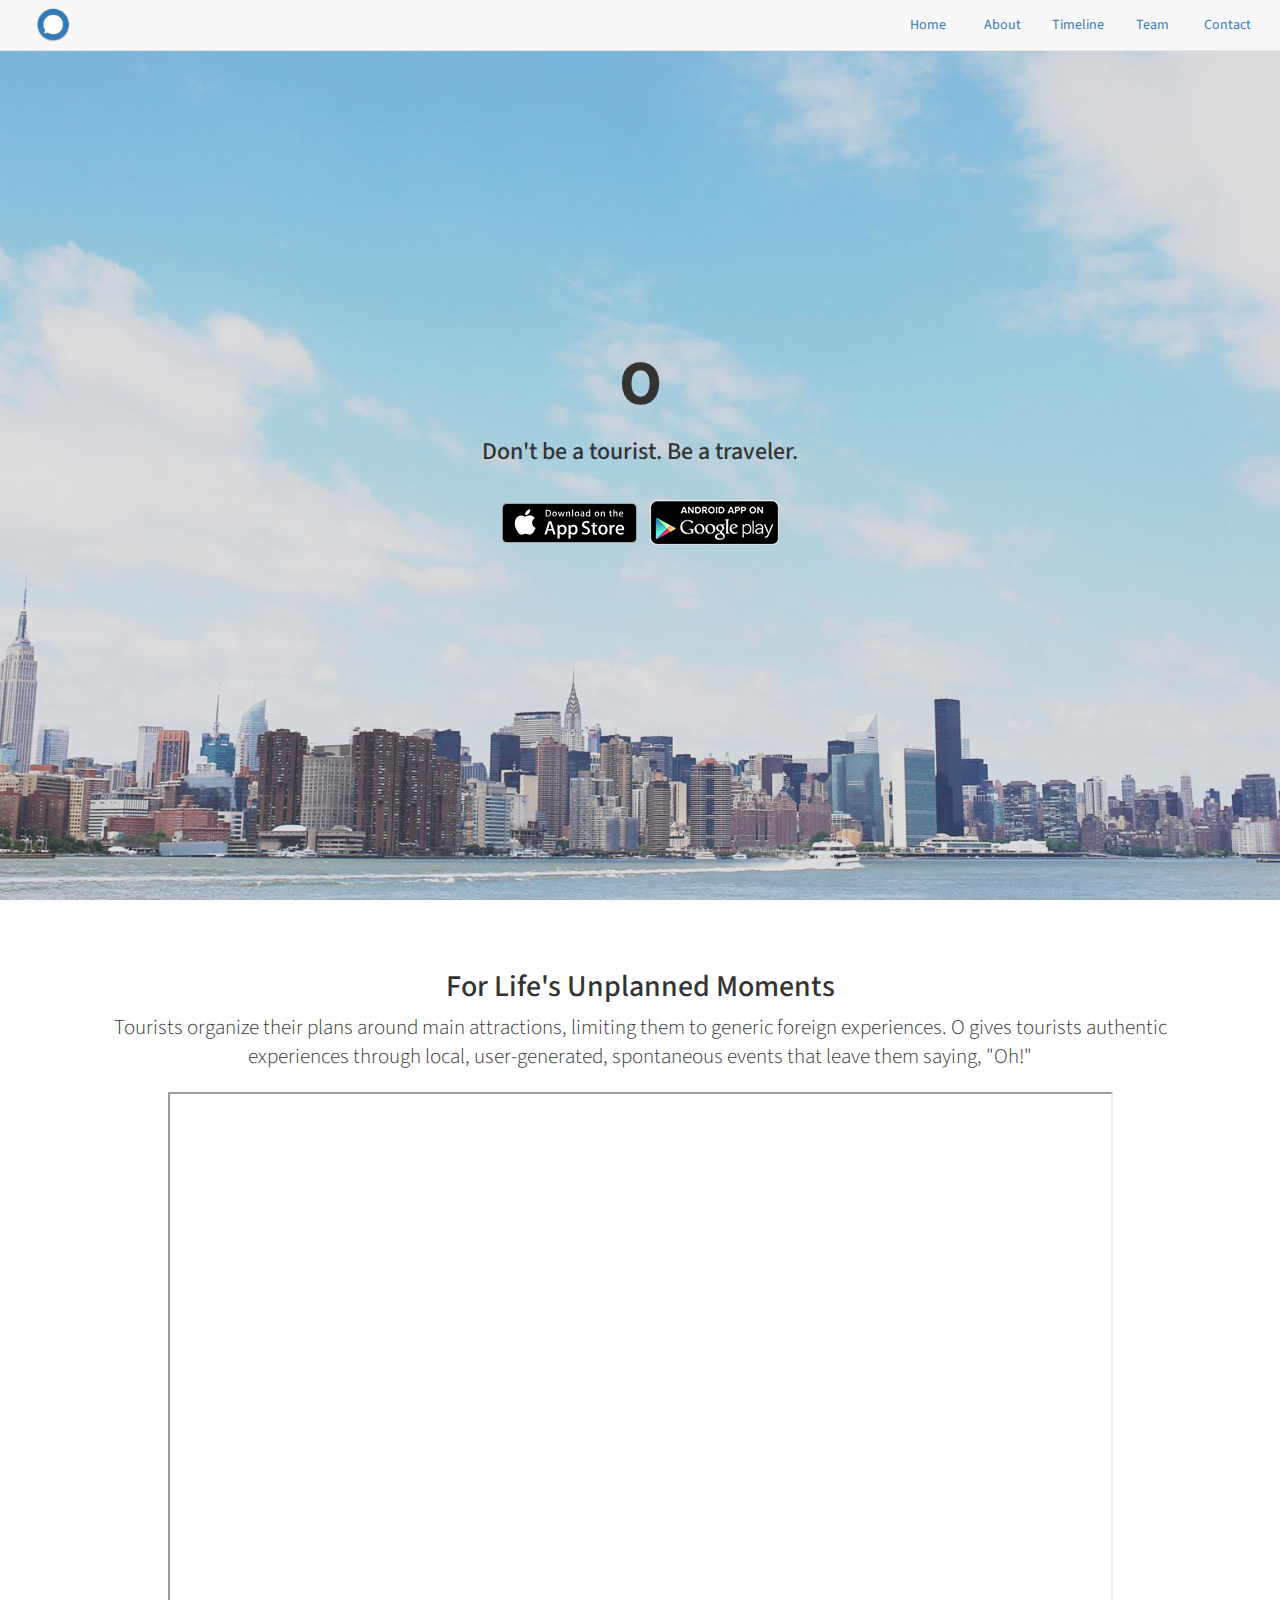
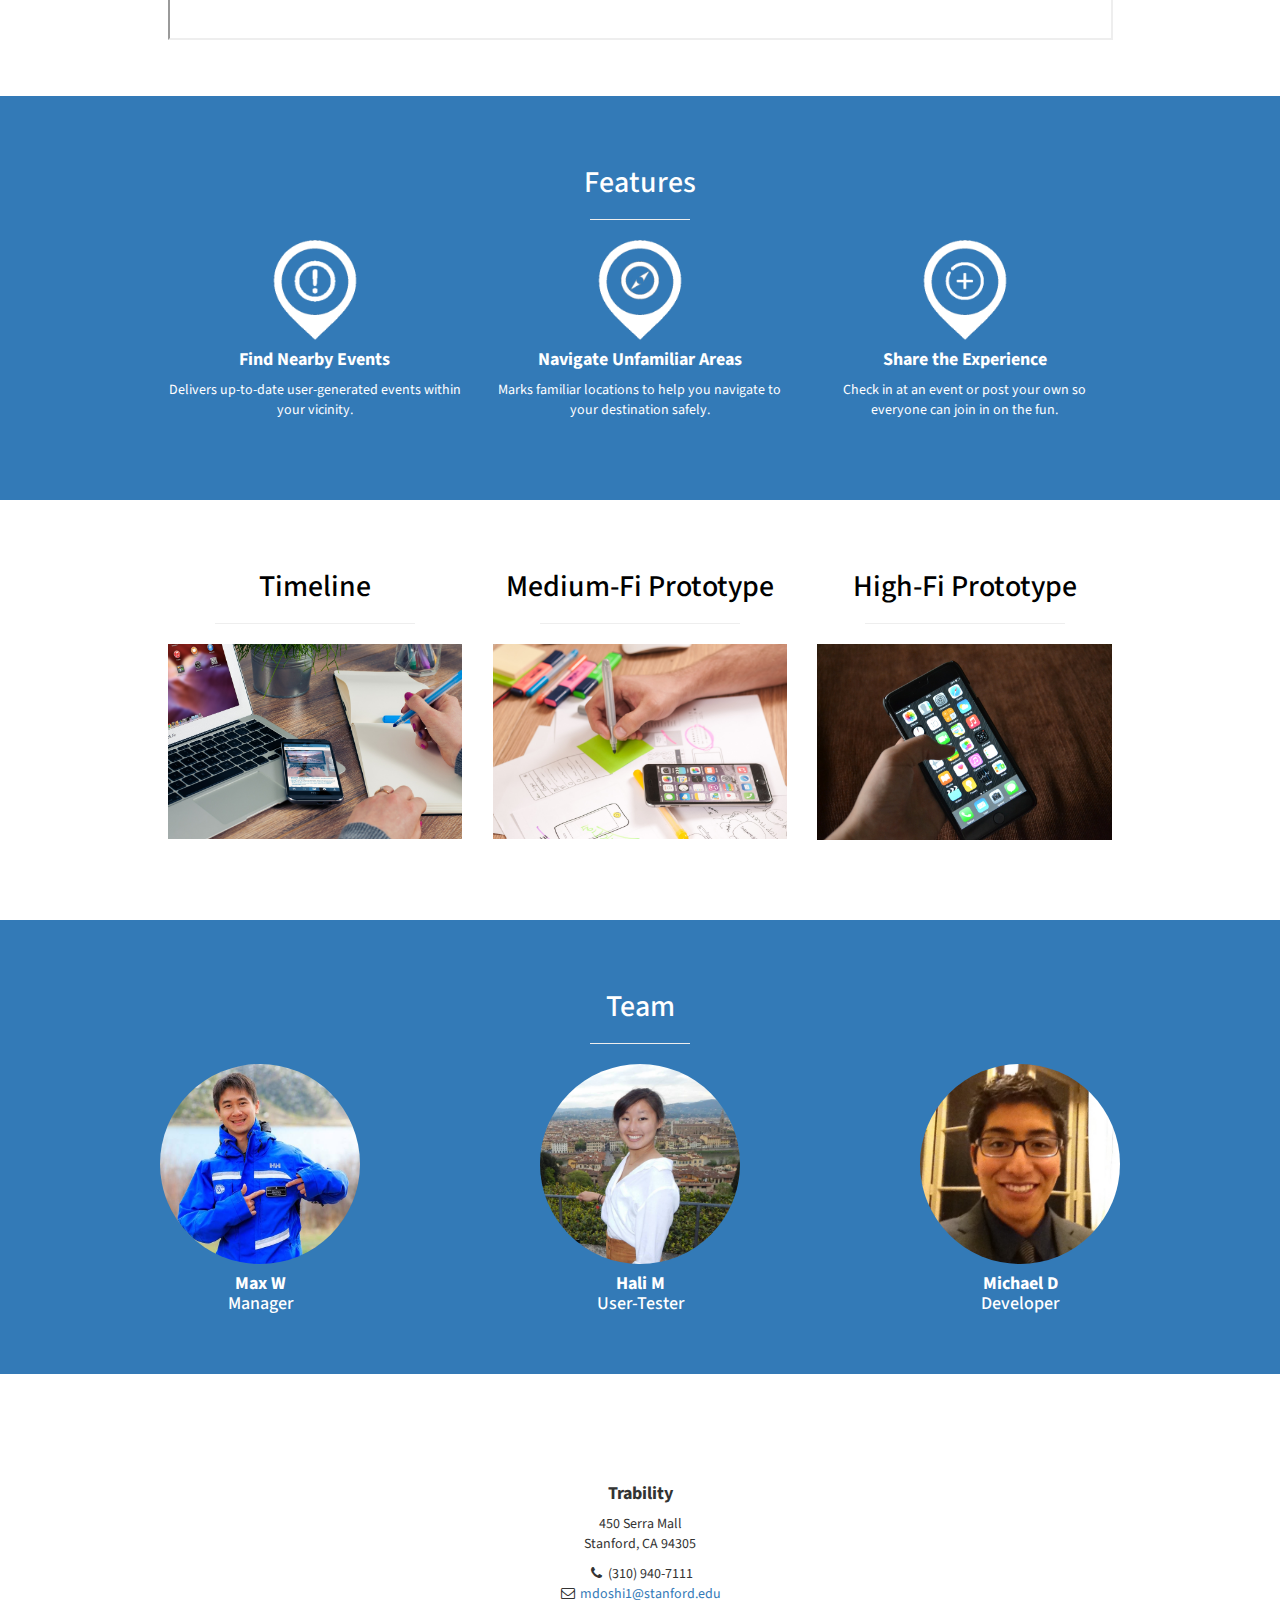
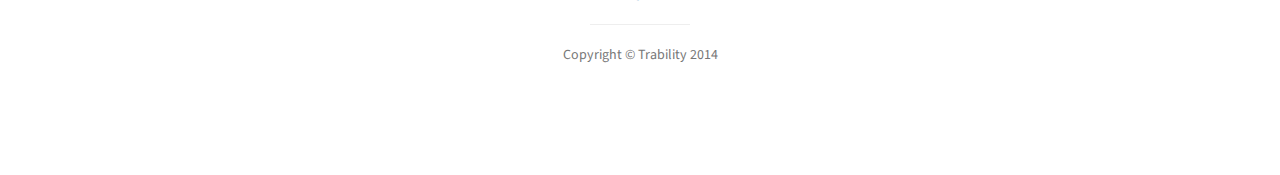
<file: index.html>
<!DOCTYPE html>
<html lang="en">

<head>

    <meta charset="utf-8">
    <meta http-equiv="X-UA-Compatible" content="IE=edge">
    <meta name="viewport" content="width=device-width, initial-scale=1">
    <meta name="description" content="">
    <meta name="author" content="">

    <title>O | Home</title>

    <!-- Bootstrap Core CSS -->
    <link href="css/bootstrap.min.css" rel="stylesheet">

    <!-- Custom CSS -->
    <link href="css/stylish-portfolio.css" rel="stylesheet">

    <!-- Custom Fonts -->
    <link href="font-awesome/css/font-awesome.min.css" rel="stylesheet" type="text/css">
    <link href="http://fonts.googleapis.com/css?family=Source+Sans+Pro:300,400,700,300italic,400italic,700italic" rel="stylesheet" type="text/css">

    <!-- HTML5 Shim and Respond.js IE8 support of HTML5 elements and media queries -->
    <!-- WARNING: Respond.js doesn't work if you view the page via file:// -->
    <!--[if lt IE 9]>
        <script src="https://oss.maxcdn.com/libs/html5shiv/3.7.0/html5shiv.js"></script>
        <script src="https://oss.maxcdn.com/libs/respond.js/1.4.2/respond.min.js"></script>
    <![endif]-->

</head>

<body>

    <!-- Navigation -->
    <nav class="navbar navbar-default navbar-fixed-top">
        <div class="container-fluid">
            <ul id="menu">
                <li><a href="#top"><img src="img/logo.png"></a></li>
                <li><a href="#contact">Contact</a></li>
                <li><a href="#team">Team</a></li>
                <li><a href="Timeline.html">Timeline</a></li>
                <li><a href="#about">About</a></li>
                <li><a href="#top">Home</a></li>
            </ul>
        </div>
    </nav>

    <!-- Header -->
    <header id="top" class="header">
        <div class="text-vertical-center">
            <h1>O</h1>
            <h3>Don't be a tourist. Be a traveler.</h3>
            <br>
            <img src="img/AppleAppStoreBadge.svg">
            <img src="img/AndroidAppStoreBadge.png">
        </div>
    </header>

    <!-- About -->
    <section id="about" class="about">
        <div class="container">
            <div class="row">
                <div class="col-lg-12 text-center">
                    <h2>For Life's Unplanned Moments</h2>
                    <p class="lead">Tourists organize their plans around main attractions, limiting them to generic foreign experiences. O gives tourists authentic experiences through local, user-generated, spontaneous events that leave them saying, "Oh!"</p>
                </div>
            </div>
            <div class="row">
                <div class="col-lg-10 col-lg-offset-1 text-center">
                    <iframe class="video "src="https://www.youtube.com/embed/2m_trlcfkZM"></iframe>
                </div> 
            </div>
            <!-- /.row -->
        </div>
        <!-- /.container -->
    </section>

    <!-- Services -->
    <!-- The circle icons use Font Awesome's stacked icon classes. For more information, visit http://fontawesome.io/examples/ -->
    <section id="services" class="services bg-primary">
        <div class="container">
            <div class="row text-center">
                <div class="col-lg-10 col-lg-offset-1">
                    <h2>Features</h2>
                    <hr class="small">
                    <div class="row">
                        <div class="col-sm-4">
                            <div class="service-item">
                                <!--<span class="fa-stack fa-4x">
                                <i class="fa fa-circle fa-stack-2x"></i>
                                <i class="fa fa-cloud fa-stack-1x text-primary"></i>-->
                                <img src="img/discover icon.png">
                            </span>
                                <h4>
                                    <strong>Find Nearby Events</strong>
                                </h4>
                                <p>Delivers up-to-date user-generated events within your vicinity.</p>
                                <!--<a href="javascript:;" class="btn btn-light">Learn More</a>-->
                            </div>
                        </div>
                        <div class="col-sm-4">
                            <div class="service-item">
                                <!--<span class="fa-stack fa-4x">
                                <i class="fa fa-circle fa-stack-2x"></i>
                                <i class="fa fa-compass fa-stack-1x text-primary"></i>-->
                                <img src="img/navigate icon.png">
                            </span>
                                <h4>
                                    <strong>Navigate Unfamiliar Areas</strong>
                                </h4>
                                <p>Marks familiar locations to help you navigate to your destination safely.</p>
                            </div>
                        </div>
                        <div class="col-sm-4">
                            <div class="service-item">
                                <!--<span class="fa-stack fa-4x">
                                <i class="fa fa-circle fa-stack-2x"></i>
                                <i class="fa fa-shield fa-stack-1x text-primary"></i>-->
                                <img src="img/share icon.png">
                            </span>
                                <h4>
                                    <strong>Share the Experience</strong>
                                </h4>
                                <p>Check in at an event or post your own so everyone can join in on the fun.</p>
                            </div>
                        </div>
                    </div>
                    <!-- /.row (nested) -->
                </div>
                <!-- /.col-lg-10 -->
            </div>
            <!-- /.row -->
        </div>
        <!-- /.container -->
    </section>

    <!-- Callout -->
    <!--<aside class="callout">
        <div class="text-vertical-center">
            <h1>Vertically Centered Text</h1>
        </div>
    </aside>-->

    <!-- Portfolio -->
    <section class="portfolio">
        <div class="container">
            <div class="row">
                <div class="col-lg-10 col-lg-offset-1 text-center">
                    <!--<h2>Recent Work</h2>
                    <hr class="small">-->
                    <div class="row">
                        <div class="col-md-4">
                            <h2><a class="link" href="Timeline.html">Timeline</a></h2>
                            <hr class="medium">
                            <div class="portfolio-item">
                                <a href="Timeline.html">
                                    <img class="img-portfolio img-responsive" src="img/design.jpg">
                                </a>
                            </div>
                        </div>
                        <div class="col-md-4">
                            <h2><a class="link" href="Timeline.html#Medium-Fi">Medium-Fi Prototype</a></h2>
                            <hr class="medium">
                            <div class="portfolio-item">
                                <a href="Timeline.html#Medium-Fi">
                                    <img class="img-portfolio img-responsive" src="img/medium_fi.jpg">
                                </a>
                            </div>
                        </div>
                        <div class="col-md-4">
                            <h2><a class="link" href="Timeline.html#High-Fi">High-Fi Prototype</a></h2>
                            <hr class="medium">
                            <div class="portfolio-item">
                                <a href="Timeline.html#High-Fi">
                                    <img class="img-portfolio img-responsive" src="img/high_fi.jpg">
                                </a>
                            </div>
                        </div>
                    </div>
                    <!-- /.row (nested) -->
                </div>
                <!-- /.col-lg-10 -->
            </div>
            <!-- /.row -->
        </div>
        <!-- /.container -->
    </section>

    <!-- Call to Action -->
    <aside id="team" class="call-to-action bg-primary">
        <div class="container">
            <div class="row">
                <div class="col-lg-12 text-center">
                    <h2>Team</h2>
                    <hr class="small">
                    <div class="col-sm-4">
                        <img class="img-circle" src="img/max_wang.jpg">
                        <h4><strong>Max W</strong><br>Manager</h4>
                    </div>
                    <div class="col-sm-4">
                        <img class="img-circle" src="img/hali_mo.jpg">
                        <h4><strong>Hali M</strong><br>User-Tester</h4>
                    </div>
                    <div class="col-sm-4">
                        <img class="img-circle" src="img/michael_doshi.jpg">
                        <h4><strong>Michael D</strong><br>Developer</h4>
                    </div>
                </div>
                <!-- ./col-lg-12 -->
            </div>
            <!-- ./row -->
        </div>
        <!-- ./container -->
    </aside>

    <!-- Footer -->
    <footer id="contact">
        <div class="container">
            <div class="row">
                <div class="col-lg-10 col-lg-offset-1 text-center">
                    <h4><strong>Trability</strong>
                    </h4>
                    <p>450 Serra Mall<br>Stanford, CA 94305</p>
                    <ul class="list-unstyled">
                        <li><i class="fa fa-phone fa-fw"></i> (310) 940-7111</li>
                        <li><i class="fa fa-envelope-o fa-fw"></i>  <a href="mailto:mdoshi1@stanford.edu">mdoshi1@stanford.edu</a>
                        </li>
                    </ul>
                    <hr class="small">
                    <p class="text-muted">Copyright &copy; Trability 2014</p>
                </div>
            </div>
        </div>
    </footer>

    <!-- jQuery -->
    <script src="js/jquery.js"></script>

    <!-- Bootstrap Core JavaScript -->
    <script src="js/bootstrap.min.js"></script>

    <!-- Custom Theme JavaScript -->
    <script>

    // Scrolls to the selected menu item on the page
    $(function() {
        $('a[href*=#]:not([href=#])').click(function() {
            if (location.pathname.replace(/^\//, '') == this.pathname.replace(/^\//, '') || location.hostname == this.hostname) {

                var target = $(this.hash);
                target = target.length ? target : $('[name=' + this.hash.slice(1) + ']');
                if (target.length) {
                    $('html,body').animate({
                        scrollTop: target.offset().top
                    }, 1000);
                    return false;
                }
            }
        });
    });
    </script>

</body>

</html>
</file>
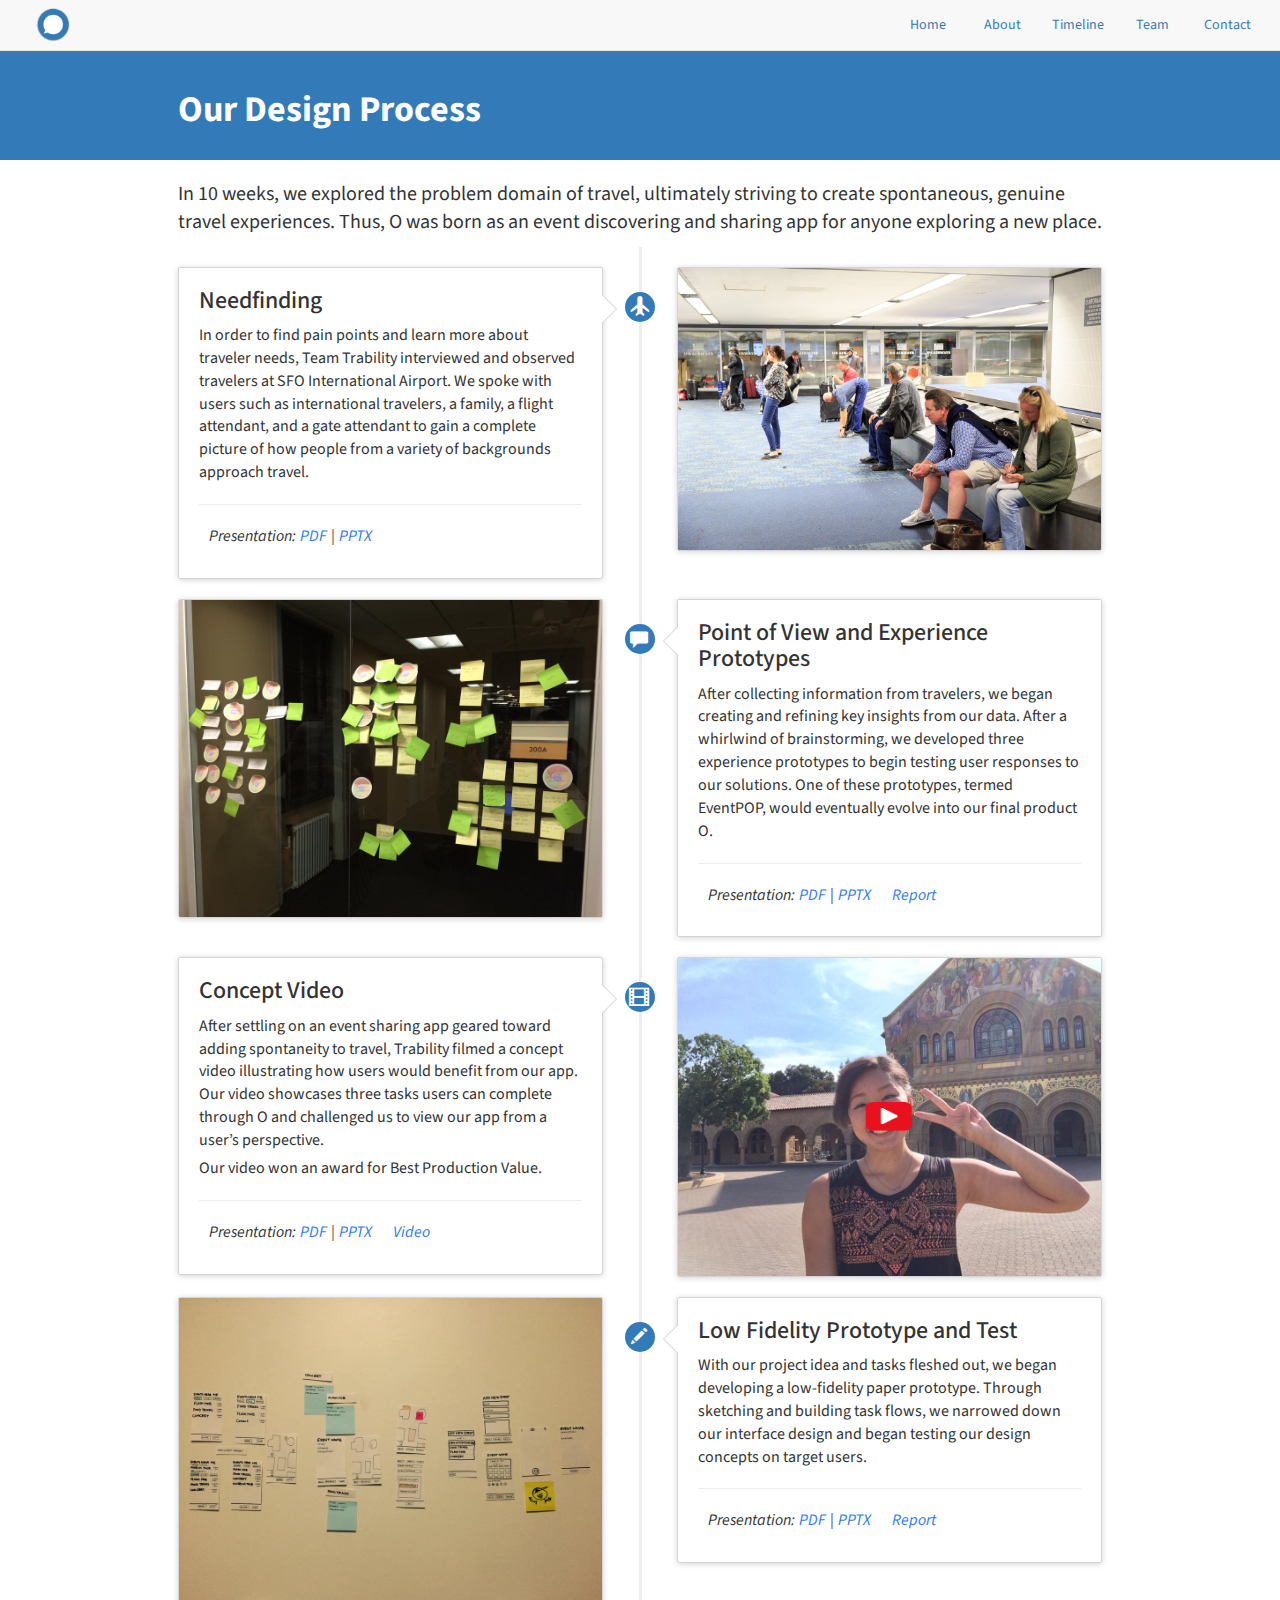
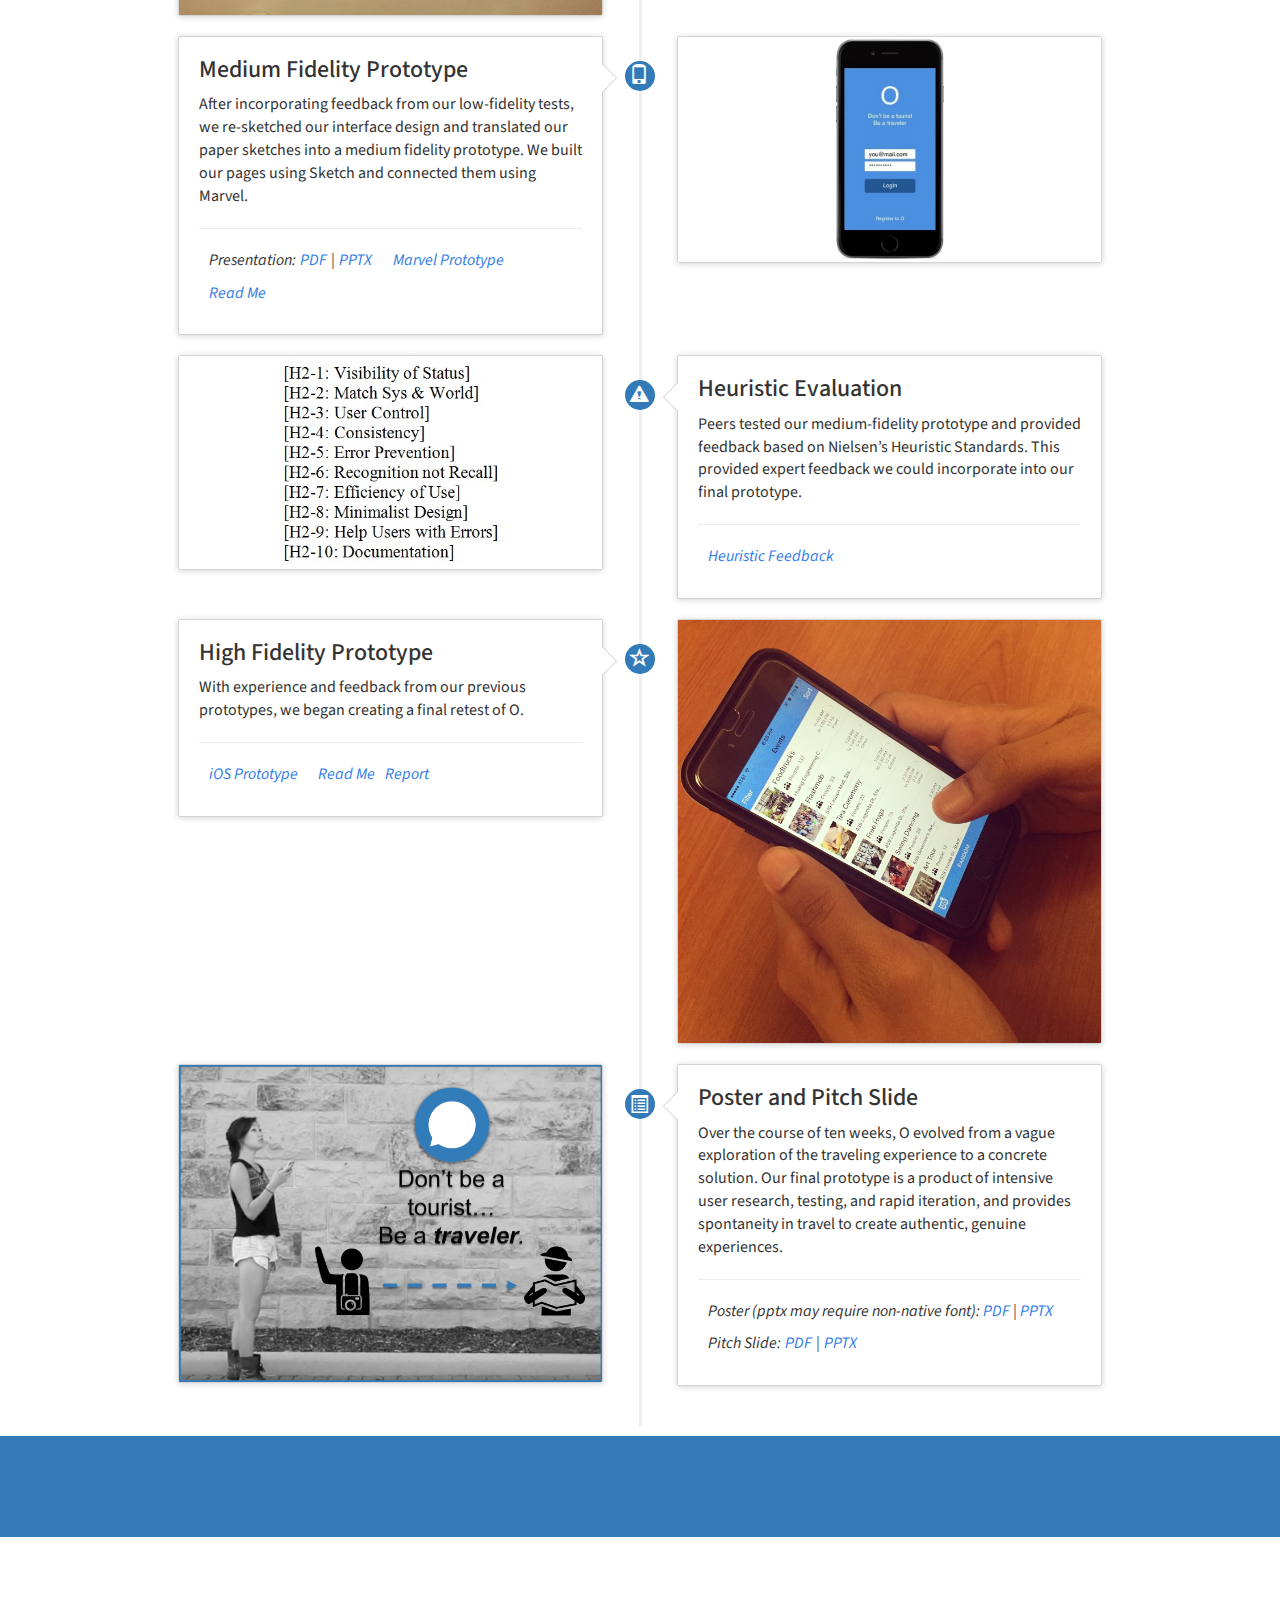
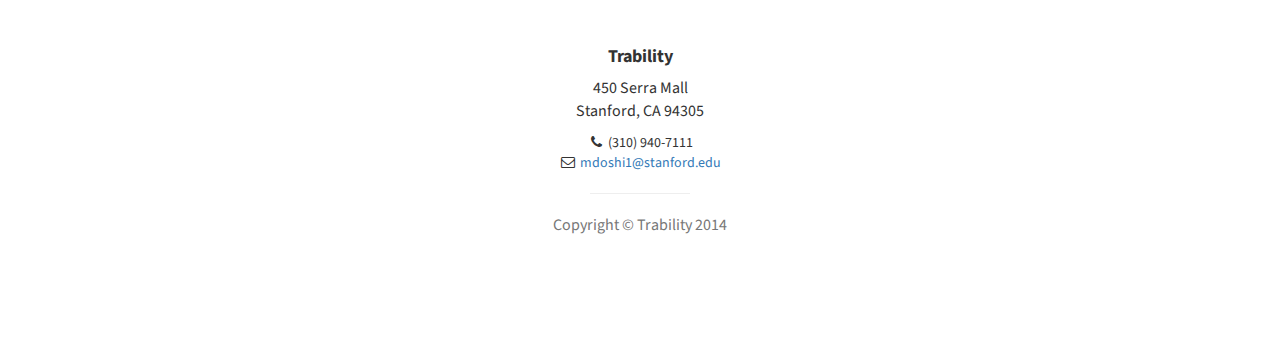
<file: Timeline.html>
<!DOCTYPE html>
<html lang="en">
<!--https://marvelapp.com/d4454d-->
<head>

    <meta charset="utf-8">
    <meta http-equiv="X-UA-Compatible" content="IE=edge">
    <meta name="viewport" content="width=device-width, initial-scale=1">
    <meta name="description" content="">
    <meta name="author" content="">

    <title>O | Timeline</title>

    <!-- Bootstrap Core CSS -->
    <link href="css/bootstrap.min.css" rel="stylesheet">

    <!-- Custom CSS -->
    <link href="css/stylish-portfolio.css" rel="stylesheet">
    <link href="css/template.css" rel="stylesheet">

    <!-- Custom Fonts -->
    <link href="font-awesome/css/font-awesome.min.css" rel="stylesheet" type="text/css">
    <link href="http://fonts.googleapis.com/css?family=Source+Sans+Pro:300,400,700,300italic,400italic,700italic" rel="stylesheet" type="text/css">

    <!-- HTML5 Shim and Respond.js IE8 support of HTML5 elements and media queries -->
    <!-- WARNING: Respond.js doesn't work if you view the page via file:// -->
    <!--[if lt IE 9]>
        <script src="https://oss.maxcdn.com/libs/html5shiv/3.7.0/html5shiv.js"></script>
        <script src="https://oss.maxcdn.com/libs/respond.js/1.4.2/respond.min.js"></script>
    <![endif]-->

</head>

<body>

    <!-- Navigation -->
    <nav class="navbar navbar-default navbar-fixed-top">
        <div class="container-fluid">
            <ul id="menu">
                <li><a href="index.html#top"><img src="img/logo.png"></a></li>
                <li><a href="index.html#contact">Contact</a></li>
                <li><a href="index.html#team">Team</a></li>
                <li><a href="Timeline.html">Timeline</a></li>
                <li><a href="index.html#about">About</a></li>
                <li><a href="index.html#top">Home</a></li>
            </ul>
        </div>
    </nav>

    <!-- Title -->
    <div class="title">
        <div class="margins">
            <h1>Our Design Process</h1>
        </div>
    </div>

    <!-- Introduction -->
    <div class="introduction margins">
      <br>
        <p class="biggerFont">In 10 weeks, we explored the problem domain of travel, ultimately striving to create spontaneous, genuine travel experiences. Thus, O was born as an event discovering and sharing app for anyone exploring a new place.</p>
    </div>

    <div class="margins">
      <ul class="timeline">

        <li>
          <div class="timeline-badge"><i class="glyphicon glyphicon-plane"></i></div>
          <div class="timeline-panel">
            <div class="timeline-heading">
              <h3 class="timeline-title">Needfinding</h3>
            </div>
            <div class="timeline-body">
              <p>In order to find pain points and learn more about traveler needs, Team Trability interviewed and observed travelers at SFO International Airport. We spoke with users such as international travelers, a family, a flight attendant, and a gate attendant to gain a complete picture of how people from a variety of backgrounds approach travel.</p>
              <hr>
              <div class="smalldiv"><p class="links">
                Presentation:
                <a class="short" href="deliverables/A1Needfinding_Presentation.pdf" target="_blank"> PDF </a>
                |
                <a class="short" href="deliverables/A1Needfinding_Presentation.pptx"> PPTX </a>
              </p></div>
            </div>
          </div>
            <img class="img-responsive linkphoto" src="img/A1Needfinding_Photo.jpg" alt="Needfinding">
        </li>

        <li class="timeline-inverted">
          <div class="timeline-badge"><i class="glyphicon glyphicon-comment"></i></div>
          <div class="timeline-panel">
            <div class="timeline-heading">
              <h3 class="timeline-title">Point of View and Experience Prototypes</h3>
            </div>
            <div class="timeline-body">
              <p>After collecting information from travelers, we began creating and refining key insights from our data. After a whirlwind of brainstorming, we developed three experience prototypes to begin testing user responses to our solutions. One of these prototypes, termed EventPOP, would eventually evolve into our final product O.</p>
              <hr>
              <div class="smalldiv"><p class="links">
                Presentation:
                <a class="short" href="deliverables/A2POV_Presentation.pdf" target="_blank"> PDF </a>
                |
                <a class="short" href="deliverables/A2POV_Presentation.pptx"> PPTX </a>
              </p></div>
              <div class="smalldiv"><p class="links">
                <a href="deliverables/A2POV_Report" target="_blank"> Report </a>
              </p></div>
            </div>
          </div>
            <img class="img-responsive linkphoto" src="img/A2POV_Photo.jpg" alt="Point of View and Experience Prototypes">
        </li>

        <li>
          <div class="timeline-badge"><i class="glyphicon glyphicon-film"></i></div>
          <div class="timeline-panel">
            <div class="timeline-heading">
              <h3 class="timeline-title">Concept Video</h3>
            </div>
            <div class="timeline-body">
              <p>After settling on an event sharing app geared toward adding spontaneity to travel, Trability filmed a concept video illustrating how users would benefit from our app. Our video showcases three tasks users can complete through O and challenged us to view our app from a user’s perspective.</p>
              <p>Our video won an award for Best Production Value.</p>
              <hr>
              <div class="smalldiv"><p class="links">
                Presentation:
                <a class="short" href="deliverables/A4ConceptVideo_Presentation.pdf" target="_blank"> PDF </a>
                |
                <a class="short" href="deliverables/A4ConceptVideo_Presentation.pptx"> PPTX </a>
              </p></div>
              <div class="smalldiv"><p class="links">
                <a href="https://www.youtube.com/embed/2m_trlcfkZM" target="_blank"> Video </a>
              </p></div>
            </div>
          </div>
            <a href="https://www.youtube.com/embed/2m_trlcfkZM" target="_blank"><img class="img-portfolio img-responsive linkphoto" src="img/A4ConceptVideo_Photo.jpg" alt="Concept Video"></a>
        </li>

        <li id="Medium-Fi" class="timeline-inverted">
          <div class="timeline-badge"><i class="glyphicon glyphicon-pencil"></i></div>
          <div class="timeline-panel">
            <div class="timeline-heading">
              <h3 class="timeline-title">Low Fidelity Prototype and Test</h3>
            </div>
            <div class="timeline-body">
              <p>With our project idea and tasks fleshed out, we began developing a low-fidelity paper prototype. Through sketching and building task flows, we narrowed down our interface design and began testing our design concepts on target users.</p>
              <hr>
              <div class="smalldiv"><p class="links">
                Presentation:
                <a class="short" href="deliverables/A5LowFi_Presentation.pdf" target="_blank"> PDF </a>
                |
                <a class="short" href="deliverables/A5LowFi_Presentation.pptx"> PPTX </a>
              </p></div>
              <div class="smalldiv"><p class="links">
                <a href="deliverables/A5LowFi_Report" target="_blank"> Report </a>
              </p></div>
            </div>
          </div>
            <img class="img-responsive linkphoto" src="img/A5LowFi_Photo.jpg" alt="Low Fi Prototype">
        </li>

        <li>
          <div class="timeline-badge"><i class="glyphicon glyphicon-phone"></i></div>
          <div class="timeline-panel">
            <div class="timeline-heading">
              <h3 class="timeline-title">Medium Fidelity Prototype</h3>
            </div>
            <div class="timeline-body">
              <p>After incorporating feedback from our low-fidelity tests, we re-sketched our interface design and translated our paper sketches into a medium fidelity prototype. We built our pages using Sketch and connected them using Marvel.</p>
              <hr>
              <div class="smalldiv"><p class="links">
                Presentation:
                <a class="short" href="deliverables/A6MediumFi_Presentation.pdf" target="_blank"> PDF </a>
                |
                <a class="short" href="deliverables/A6MediumFi_Presentation.pptx"> PPTX </a>
              </p></div>
              <div class="smalldiv"><p class="links">
                <a href="https://marvelapp.com/d4454d" target="_blank"> Marvel Prototype </a>
              </p></div>
              <div class="smalldiv"><p class="links">
                <a href="deliverables/A6MediumFi_ReadMe.pdf" target="_blank"> Read Me </a>
              </p></div>
            </div>
          </div>
            <a href="https://marvelapp.com/d4454d" target="_blank"><img class="img-portfolio img-responsive linkphoto" src="img/A6MediumFi_Photo.jpg" alt="Medium Fi Prototype"></a>
        </li>

        <li id="High-Fi" class="timeline-inverted">
          <div class="timeline-badge"><i class="glyphicon glyphicon-alert"></i></div>
          <div class="timeline-panel">
            <div class="timeline-heading">
              <h3 class="timeline-title">Heuristic Evaluation</h3>
            </div>
            <div class="timeline-body">
              <p>Peers tested our medium-fidelity prototype and provided feedback based on Nielsen’s Heuristic Standards. This provided expert feedback we could incorporate into our final prototype.</p>
              <hr>
              <div class="smalldiv"><p class="links">
                <a href="deliverables/A7HE_Report" target="_blank"> Heuristic Feedback </a>
              </p></div>
            </div>
          </div>
            <img class="img-responsive linkphoto" src="img/A7HE_Photo.jpg" alt="Heuristic Evaluation">
        </li>

        <li id="High-Fi">
          <div class="timeline-badge"><i class="glyphicon glyphicon-star-empty"></i></div>
          <div class="timeline-panel">
            <div class="timeline-heading">
              <h3 class="timeline-title">High Fidelity Prototype</h3>
            </div>
            <div class="timeline-body">
              <p>With experience and feedback from our previous prototypes, we began creating a final retest of O.</p>
              <hr>
              <div class="smalldiv"><p class="links">
                <a href="deliverables/CS147.ipa" target="_blank">iOS Prototype</a>
              </p></div>
              <div class="smalldiv"><p class="links">
                <a href="deliverables/README.pdf" target="_blank">Read Me </a>
              </p></div>
	      <div clss="smalldiv"><p class="links">
		<a href="deliverables/High_Fi_Report.pdf" target="_blank">Report</a>
	      </p></div>
            </div>
          </div>
            <a href="deliverables/CS147.ipa"><img class="img-portflio img-responsive linkphoto" src="img/High_Fi_User.jpg" alt="High Fi Prototype"></a>
        </li>

        <li class="timeline-inverted">
          <div class="timeline-badge"><i class="glyphicon glyphicon-list-alt"></i></div>
          <div class="timeline-panel">
            <div class="timeline-heading">
              <h3 class="timeline-title">Poster and Pitch Slide</h3>
            </div>
            <div class="timeline-body">
              <p>Over the course of ten weeks, O evolved from a vague exploration of the traveling experience to a concrete solution.  Our final prototype is a product of intensive user research, testing, and rapid iteration, and provides spontaneity in travel to create authentic, genuine experiences.</p>
              <hr>
              <div class="smalldiv"><p class="links">
                Poster (pptx may require non-native font):
                <a href="deliverables/poster.pdf" target="_blank"> PDF </a>
                |
                <a href="deliverables/poster.pptx" target="_blank"> PPTX </a>
              </p></div>
              <div class="smalldiv"><p class="links">
                Pitch Slide:
                <a class="short" href="deliverables/pitch_slide.pdf" target="_blank"> PDF </a>
                |
                <a class="short" href="deliverables/pitch_slide.pptx"> PPTX </a>
              </p></div>
            </div>
          </div>
            <img class="img-responsive linkphoto" src="img/pitch_slide.jpg" alt="Poster and Pitch Slide">
        </li>

      </ul>
    </div>


    <!-- Call to Action -->
    <aside class="call-to-action bg-primary">
        <div class="container">
            <div class="row">
                <div class="col-lg-12 text-center">
                </div>
            </div>
        </div>
    </aside>

    <!-- Footer -->
    <footer id="contact">
        <div class="container">
            <div class="row">
                <div class="col-lg-10 col-lg-offset-1 text-center">
                    <h4><strong>Trability</strong>
                    </h4>
                    <p>450 Serra Mall<br>Stanford, CA 94305</p>
                    <ul class="list-unstyled">
                        <li><i class="fa fa-phone fa-fw"></i> (310) 940-7111</li>
                        <li><i class="fa fa-envelope-o fa-fw"></i>  <a href="mailto:mdoshi1@stanford.edu">mdoshi1@stanford.edu</a>
                        </li>
                    </ul>
                    <hr class="small">
                    <p class="text-muted">Copyright &copy; Trability 2014</p>
                </div>
            </div>
        </div>
    </footer>


    <!-- jQuery -->
    <script src="js/jquery.js"></script>

    <!-- Bootstrap Core JavaScript -->
    <script src="js/bootstrap.min.js"></script>

</body>

</html>
</file>
<file: css/template.css>
/* Global Styles */

body {
    padding-top: 50px;
}

p {
    font-size: 16px;
}

/* Custom Margin Rule */
.margins {
    width: 72.202918%;
    margin: 0 auto;
}

/* Title */

.title {
    /*position: relative;*/
    /*width: 100%;*/
    background-color: #337BB8;
    padding: 20px 0;
}

.title h1 {
    /*padding-top: 20px;
    padding-bottom: 20px; */
    color: #FFF;
    font-weight: 700;
}

/* Prototype */

.prototype {
    height: 100%;
}

.prototype iframe {
    height: 100%;
    width: 100%;
    border: none;
    padding-top: 20px;
    padding-bottom: 20px;
}

/* Additional */

.additional {
    padding-bottom: 20px;
}

/* Call to Action */

.call-to-action a {
    margin-left: 2.5px;
    margin-right: 2.5px;
}

/* Footer */

@media all and (max-width: 1024px) {
    .margins {
        width: 740px;
    }
}

/* Timeline */
.timeline {
  list-style: none;
  padding: 20px 0 20px;
  position: relative;
}

.timeline:before {
  top: 0;
  bottom: 0;
  position: absolute;
  content: " ";
  width: 3px;
  background-color: #eeeeee;
  left: 50%;
  margin-left: -1.5px;
}

.timeline > li {
  margin-bottom: 20px;
  position: relative;
}

.timeline > li:before,
.timeline > li:after {
  content: " ";
  display: table;
}

.timeline > li:after {
  clear: both;
}

.timeline > li:before,
.timeline > li:after {
  content: " ";
  display: table;
}

.timeline > li:after {
  clear: both;
}

.timeline > li > .timeline-panel {
  width: 46%;
  float: left;
  border: 1px solid #d4d4d4;
  border-radius: 2px;
  padding: 20px;
  position: relative;
  -webkit-box-shadow: 0 1px 6px rgba(0, 0, 0, 0.175);
  box-shadow: 0 1px 6px rgba(0, 0, 0, 0.175);
}

.timeline > li > .timeline-panel:before {
  position: absolute;
  top: 26px;
  right: -15px;
  display: inline-block;
  border-top: 15px solid transparent;
  border-left: 15px solid #ccc;
  border-right: 0 solid #ccc;
  border-bottom: 15px solid transparent;
  content: " ";
}

.timeline > li > .timeline-panel:after {
  position: absolute;
  top: 27px;
  right: -14px;
  display: inline-block;
  border-top: 14px solid transparent;
  border-left: 14px solid #fff;
  border-right: 0 solid #fff;
  border-bottom: 14px solid transparent;
  content: " ";
}

.timeline > li > .linkphoto {
  width: 46%;
  float: right;
  border: 1px solid #d4d4d4;
  border-radius: 2px;
  padding: 0px;
  position: relative;
  -webkit-box-shadow: 0 1px 6px rgba(0, 0, 0, 0.175);
  box-shadow: 0 1px 6px rgba(0, 0, 0, 0.175);
}

.timeline > li > a > .linkphoto {
  width: 46%;
  float: right;
  border: 1px solid #d4d4d4;
  border-radius: 2px;
  padding: 0px;
  position: relative;
  -webkit-box-shadow: 0 1px 6px rgba(0, 0, 0, 0.175);
  box-shadow: 0 1px 6px rgba(0, 0, 0, 0.175);
}


.timeline > li.timeline-inverted > .linkphoto {
  width: 46%;
  float: left;
  border: 1px solid #d4d4d4;
  border-radius: 2px;
  padding: 0px;
  position: relative;
  -webkit-box-shadow: 0 1px 6px rgba(0, 0, 0, 0.175);
  box-shadow: 0 1px 6px rgba(0, 0, 0, 0.175);
}

.timeline > li > .timeline-badge {
  color: #fff;
  width: 30px;
  height: 30px;
  line-height: 50px;
  font-size: 1.4em;
  text-align: center;
  position: absolute;
  top: 25px;
  left: 50%;
  margin-left: -15px;
  background-color: #337BB8;
  z-index: 100;
  border-top-right-radius: 50%;
  border-top-left-radius: 50%;
  border-bottom-right-radius: 50%;
  border-bottom-left-radius: 50%;
}

.timeline > li.timeline-inverted > .timeline-panel {
  float: right;
}

.timeline > li.timeline-inverted > .timeline-panel:before {
  border-left-width: 0;
  border-right-width: 15px;
  left: -15px;
  right: auto;
}

.timeline > li.timeline-inverted > .timeline-panel:after {
  border-left-width: 0;
  border-right-width: 14px;
  left: -14px;
  right: auto;
}

.timeline-badge.primary {
  background-color: #2e6da4 !important;
}

.timeline-badge.success {
  background-color: #3f903f !important;
}

.timeline-badge.warning {
  background-color: #f0ad4e !important;
}

.timeline-badge.danger {
  background-color: #d9534f !important;
}

.timeline-badge.info {
  background-color: #5bc0de !important;
}

.timeline-title {
  margin-top: 0;
  color: inherit;
}

.timeline-body > p,
.timeline-body > ul {
  margin-bottom: 0;
}

.timeline-body > p + p {
  margin-top: 5px;
}

.glyphicon {
    top: -5px;
}

.glyphicon-plane{
    top: -7px;
    left: -1px;
}

.glyphicon-comment{
    font-size: 18px;
    top: -7px;
    left: -1px;
}

.glyphicon-film{
    top: -7px;
    left: -1px;
}

.glyphicon-pencil{
    font-size: 16px;
    top: -9px;
    left: -1px;
}

.glyphicon-phone{
    top: -8px;
    left: -1px;
}

.glyphicon-alert{
    font-size: 16px;
    top: -9px;
    left: -1px;
}

.glyphicon-star-empty{
    top: -7px;
    left: 0px;
}

.glyphicon-list-alt{
  font-size: 18px;
  top: -7px;
  left: -1px;
}

p.links {
  font-style: italic;
}

.smalldiv{
  float: left;
  width: auto;
  padding: 0px 10px;
}

p.links > a {
  padding: 0px;
  color: #307BEA;
  word-wrap: normal;
  display: inline-block;
}

p.links > a.short {
  padding: 0px 1px;
}


#circle {
    background: #337BB8;
    width: 30px;
    height: 30px;
    border-radius: 50%;
    vertical-align: middle;
}

p.biggerFont{
  font-size: 20px;
}
</file>
<file: css/stylish-portfolio.css>
/*!
 * Start Bootstrap - Stylish Portfolio Bootstrap Theme (http://startbootstrap.com)
 * Code licensed under the Apache License v2.0.
 * For details, see http://www.apache.org/licenses/LICENSE-2.0.
 */

/* Global Styles */

html,
body {
    width: 100%;
    height: 100%;
}

body {
    font-family: "Source Sans Pro","Helvetica Neue",Helvetica,Arial,sans-serif;
}

.text-vertical-center {
    display: table-cell;
    text-align: center;
    vertical-align: middle;
}

.text-vertical-center h1 {
    margin: 0;
    padding: 0;
    font-size: 4.5em;
    font-weight: 700;
}

/* Custom Button Styles */

.btn-dark {
    border-radius: 0;
    color: #fff;
    background-color: rgba(0,0,0,0.4);
}

.btn-dark:hover,
.btn-dark:focus,
.btn-dark:active {
    color: #fff;
    background-color: rgba(0,0,0,0.7);
}

.btn-light {
    border-radius: 0;
    color: #333;
    background-color: rgb(255,255,255);
}

.btn-light:hover,
.btn-light:focus,
.btn-light:active {
    color: #333;
    background-color: rgba(255,255,255,0.8);
}

/* Custom Horizontal Rule */

hr.small {
    max-width: 100px;
}

hr.medium {
    max-width: 200px;
}

/* Navbar Menu */

#menu {
    list-style-type: none;
    padding: 0;
}

#menu li:nth-child(1) {
    float: left;
}

#menu li {
    width: 75px;
    float: right;
    display: block;
    text-align: center;
    line-height: 50px;
}

#menu li img {
    width: 40px;
}

#menu li a {
    text-decoration: none;
    color: #337BB8;
}

/* Header */

.header {
    display: table;
    position: relative;
    width: 100%;
    height: 100%;
    background: url(../img/bg.jpg) no-repeat center center scroll;
    -webkit-background-size: cover;
    -moz-background-size: cover;
    background-size: cover;
    -o-background-size: cover;
}

.header img {
    margin: 5px;
}

.logo {
    width: 109px;
    height: 100px;
}

/* About */

.about {
    padding: 50px 0;
}

.video {
    width: 100%;
    height: 548px;
}

/* Services */

.services {
    padding: 50px 0;
}

.service-item {
    margin-bottom: 30px;
}

.services img {
    width: 100px;
    height: 100px;
}

/* Callout */

.callout {
    display: table;
    width: 100%;
    height: 400px;
    color: #fff;
    background: url(../img/callout.jpg) no-repeat center center scroll;
    -webkit-background-size: cover;
    -moz-background-size: cover;
    background-size: cover;
    -o-background-size: cover;
}

/* Portfolio */

.portfolio {
    padding: 50px 0;
}

.portfolio-item {
    margin-bottom: 30px;
}

.img-portfolio {
    margin: 0 auto;
}

.img-portfolio:hover {
    opacity: 0.8;
}

.link {
    color: #000;
}

.link:hover {
    color: #337BB8;
}

/* Call to Action */

.call-to-action {
    padding: 50px 0;
}

.call-to-action table {
    margin: 0 auto;
}

.call-to-action td {
    text-align: center;
    padding-left: 50px;
    padding-right: 50px;
}

.call-to-action td h4 {
    padding-top: 10px;
}

.call-to-action td a {
    color: #fff;
}

.call-to-action .img-circle {
    width: 200px;
    height: 200px;
}

@media(max-width:1200px) {
    .video {
        height: 548px;
    }
}

@media(max-width:992px) {
    .video {
        height: 455px;
    }
}

@media(max-width:768px) {
    .video {
        height: 352px;
    }
}

/* Footer */

footer {
    padding: 100px 0;
}
</file>
